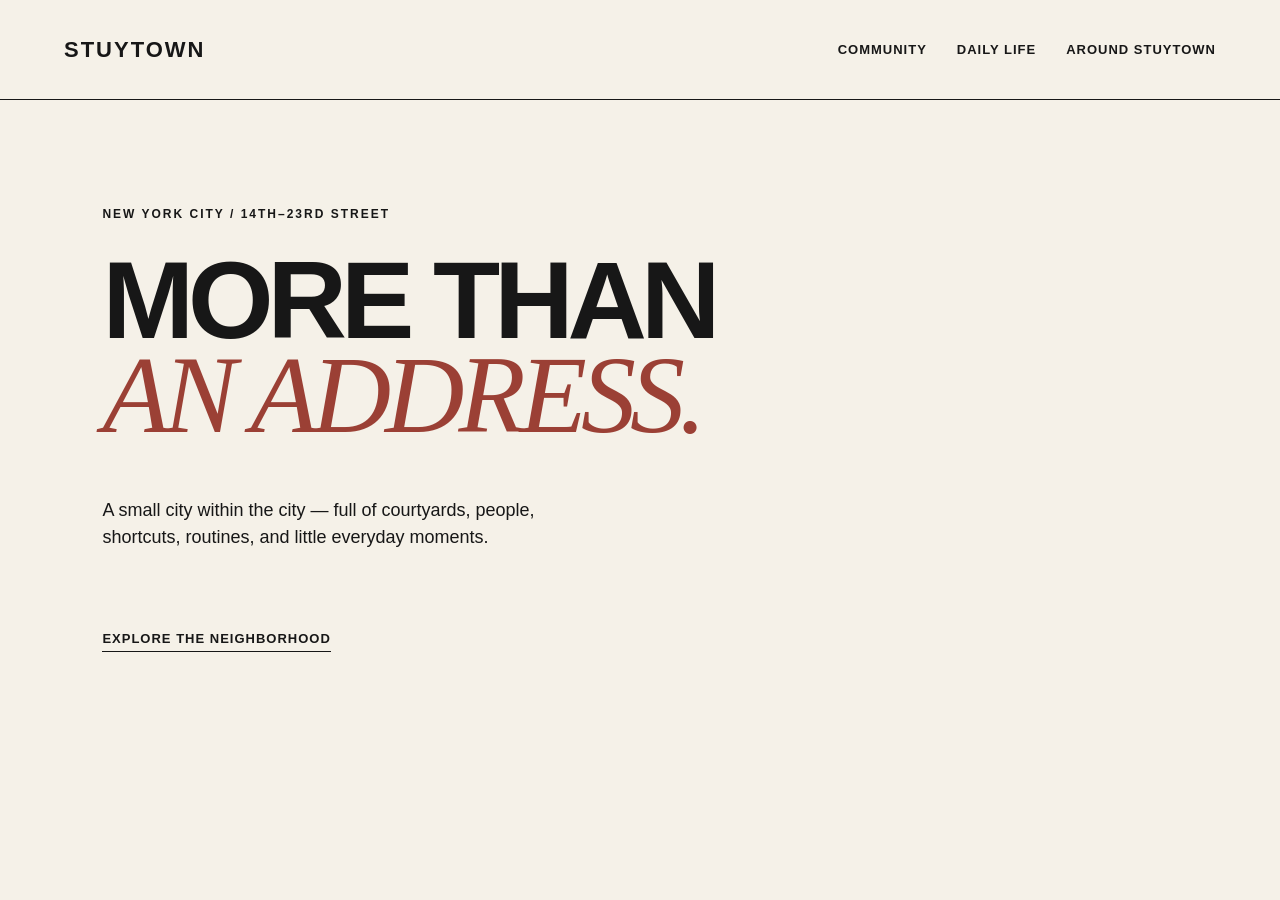
<file: index.html>
<!DOCTYPE html>
<html lang="en">

<head>

    <meta charset="UTF-8">

    <meta name="viewport" content="width=device-width, initial-scale=1.0">

    <title>StuyTown</title>

    <link rel="stylesheet" href="style.css">

</head>


<body>


    <!-- HEADER -->

    <header>

        <h2>STUYTOWN</h2>

        <nav>

            <a href="community.html">COMMUNITY</a>

            <a href="daily-life.html">DAILY LIFE</a>

            <a href="around.html">AROUND STUYTOWN</a>

        </nav>

    </header>



    <!-- MAIN -->

    <main>

        <section class="hero">

            <p class="location">
                NEW YORK CITY / 14TH–23RD STREET
            </p>


            <h1>

                MORE THAN

                <br>

                <span>AN ADDRESS.</span>

            </h1>


            <p class="description">

                A small city within the city — full of courtyards,
                people, shortcuts, routines, and little everyday moments.

            </p>


            <a class="explore" href="community.html">

                EXPLORE THE NEIGHBORHOOD

            </a>

        </section>

    </main>


</body>

</html>
</file>
<file: style.css>
* {
    margin: 0;
    padding: 0;
    box-sizing: border-box;
}


body {

    background-color: #f5f1e8;

    color: #171717;

    font-family: Arial, sans-serif;

    line-height: 1.5;

}


a {

    color: #171717;

    text-decoration: none;

}



/* =====================
   HEADER
===================== */

header {

    height: 100px;

    border-bottom: 1px solid #171717;

    display: flex;

    justify-content: space-between;

    align-items: center;

    padding: 0 5%;

}


header h2 {

    font-size: 22px;

    letter-spacing: 2px;

}


nav {

    display: flex;

    gap: 30px;

}


nav a {

    font-size: 13px;

    font-weight: bold;

    letter-spacing: 1px;

}


nav a:hover {

    color: #9b4035;

}



/* =====================
   HOME PAGE
===================== */

.hero {

    padding: 105px 8%;

}


.location {

    font-size: 12px;

    font-weight: bold;

    letter-spacing: 2px;

    margin-bottom: 30px;

}


h1 {

    font-size: 110px;

    line-height: 0.85;

    letter-spacing: -6px;

    margin-bottom: 55px;

}


h1 span {

    color: #9b4035;

    font-family: Georgia, serif;

    font-weight: normal;

    font-style: italic;

}


.description {

    width: 500px;

    font-size: 18px;

    line-height: 1.5;

    margin-bottom: 75px;

}


.explore {

    font-size: 13px;

    font-weight: bold;

    letter-spacing: 1px;

    border-bottom: 1px solid #171717;

    padding-bottom: 5px;

}


.explore:hover {

    color: #9b4035;

    border-color: #9b4035;

}



/* =====================
   OTHER PAGE INTRO
===================== */

.page-intro {

    padding: 100px 8% 80px;

    border-bottom: 1px solid #171717;

}



/* =====================
   COMMUNITY
===================== */

.content-section {

    display: flex;

    align-items: center;

    gap: 70px;

    padding: 100px 8%;

    border-bottom: 1px solid #171717;

}


.content-section.reverse {

    flex-direction: row-reverse;

}


.content-section img {

    width: 55%;

    height: 400px;

    object-fit: cover;

}


.text {

    width: 45%;

}


.text h2 {

    font-size: 55px;

    color: #243b2a;

    margin-bottom: 25px;

}


.text p:last-child {

    max-width: 400px;

}



/* =====================
   RED SECTION
===================== */

.red-section {

    padding: 120px 8%;

    background-color: #9b4035;

    color: #f5f1e8;

}


.red-section h2 {

    font-size: 75px;

    line-height: 0.9;

    margin-bottom: 40px;

}


.red-section h2 span {

    font-family: Georgia, serif;

    font-weight: normal;

}


.red-section p {

    max-width: 550px;

    font-size: 17px;

}



/* =====================
   DAILY LIFE
===================== */

.schedule {

    padding: 50px 8% 100px;

}


.time {

    display: flex;

    gap: 60px;

    padding: 35px 0;

    border-bottom: 1px solid #171717;

}


.time h2 {

    width: 150px;

    color: #9b4035;

    font-size: 30px;

}


.time h3 {

    font-size: 18px;

    margin-bottom: 10px;

}


.time p {

    max-width: 500px;

}



/* =====================
   VIDEO
===================== */

.video-section {

    padding: 100px 8%;

    background-color: #243b2a;

    color: #f5f1e8;

}


.video-section h2 {

    font-size: 70px;

    line-height: 0.9;

    margin-bottom: 50px;

}


.video-section h2 span {

    font-family: Georgia, serif;

    font-weight: normal;

}


video {

    width: 100%;

    max-height: 600px;

    display: block;

    margin-bottom: 15px;

}



/* =====================
   FINAL SECTION
===================== */

.final-section {

    padding: 120px 8%;

}


.final-section h2 {

    font-size: 75px;

    line-height: 0.9;

    margin-bottom: 40px;

}


.final-section h2 span {

    color: #9b4035;

    font-family: Georgia, serif;

    font-weight: normal;

}



/* =====================
   AROUND STUYTOWN
===================== */

.places {

    padding: 50px 8% 100px;

}


.place {

    padding: 50px 0;

    border-bottom: 1px solid #171717;

}


.place h2 {

    font-size: 50px;

    margin-bottom: 20px;

}


.place p:last-child {

    max-width: 500px;

}


.around-image {

    padding: 0 8% 100px;

}


.around-image img {

    width: 100%;

    height: 500px;

    object-fit: cover;

}



/* =====================
   FOOTER
===================== */

footer {

    display: flex;

    justify-content: space-between;

    padding: 30px 6%;

    border-top: 1px solid #171717;

    font-size: 11px;

    letter-spacing: 1px;

}


footer a:hover {

    color: #9b4035;

}



/* =====================
   MOBILE
===================== */

@media (max-width: 700px) {


    header {

        height: auto;

        padding: 25px 6%;

        flex-direction: column;

        align-items: flex-start;

        gap: 20px;

    }


    nav {

        gap: 15px;

        flex-wrap: wrap;

    }


    .hero {

        padding: 70px 6%;

    }


    h1 {

        font-size: 55px;

        letter-spacing: -3px;

    }


    .description {

        width: 100%;

        font-size: 16px;

    }


    .page-intro {

        padding: 70px 6%;

    }


    .content-section,
    .content-section.reverse {

        flex-direction: column;

        padding: 70px 6%;

    }


    .content-section img {

        width: 100%;

        height: 300px;

    }


    .text {

        width: 100%;

    }


    .red-section,
    .video-section,
    .final-section {

        padding: 70px 6%;

    }


    .red-section h2,
    .video-section h2,
    .final-section h2 {

        font-size: 50px;

    }


    .time {

        gap: 20px;

    }


    .time h2 {

        width: 80px;

        font-size: 22px;

    }


    .around-image {

        padding: 0 6% 70px;

    }


    .around-image img {

        height: 300px;

    }


    footer {

        flex-direction: column;

        gap: 15px;

    }

}
</file>
